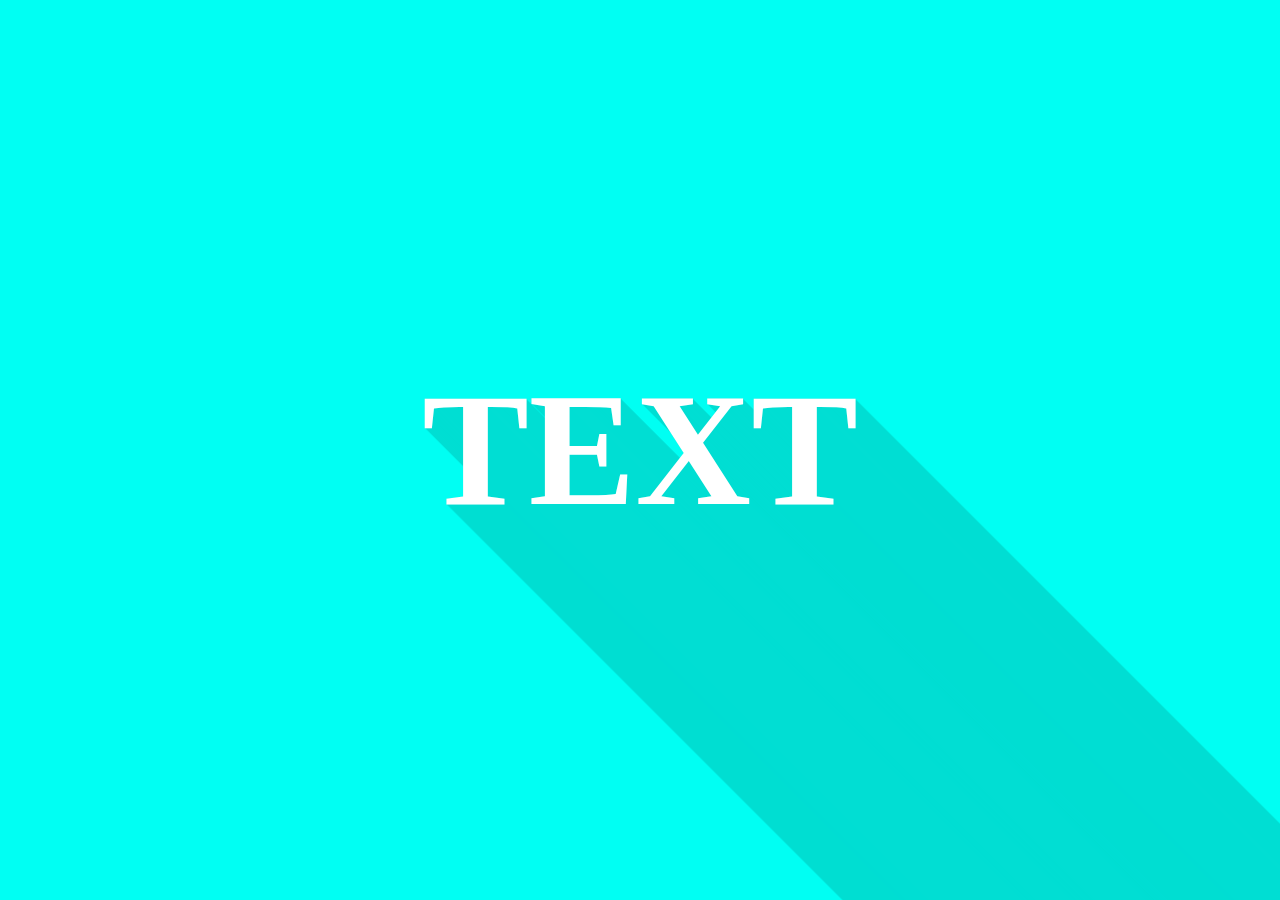
<file:  8-long shadow/index.html>
<!DOCTYPE html>
<html lang="en">
<head>
    <meta charset="UTF-8">
    <meta http-equiv="X-UA-Compatible" content="IE=edge">
    <meta name="viewport" content="width=device-width, initial-scale=1.0">
    <title>Document</title>
    <link rel="stylesheet" href="style.css">
</head>
<body>
    <div id="text" contenteditable="">TEXT</div>
    
    
    
   
 <script src="./long.js"></script>        
</body>

</html>
</file>
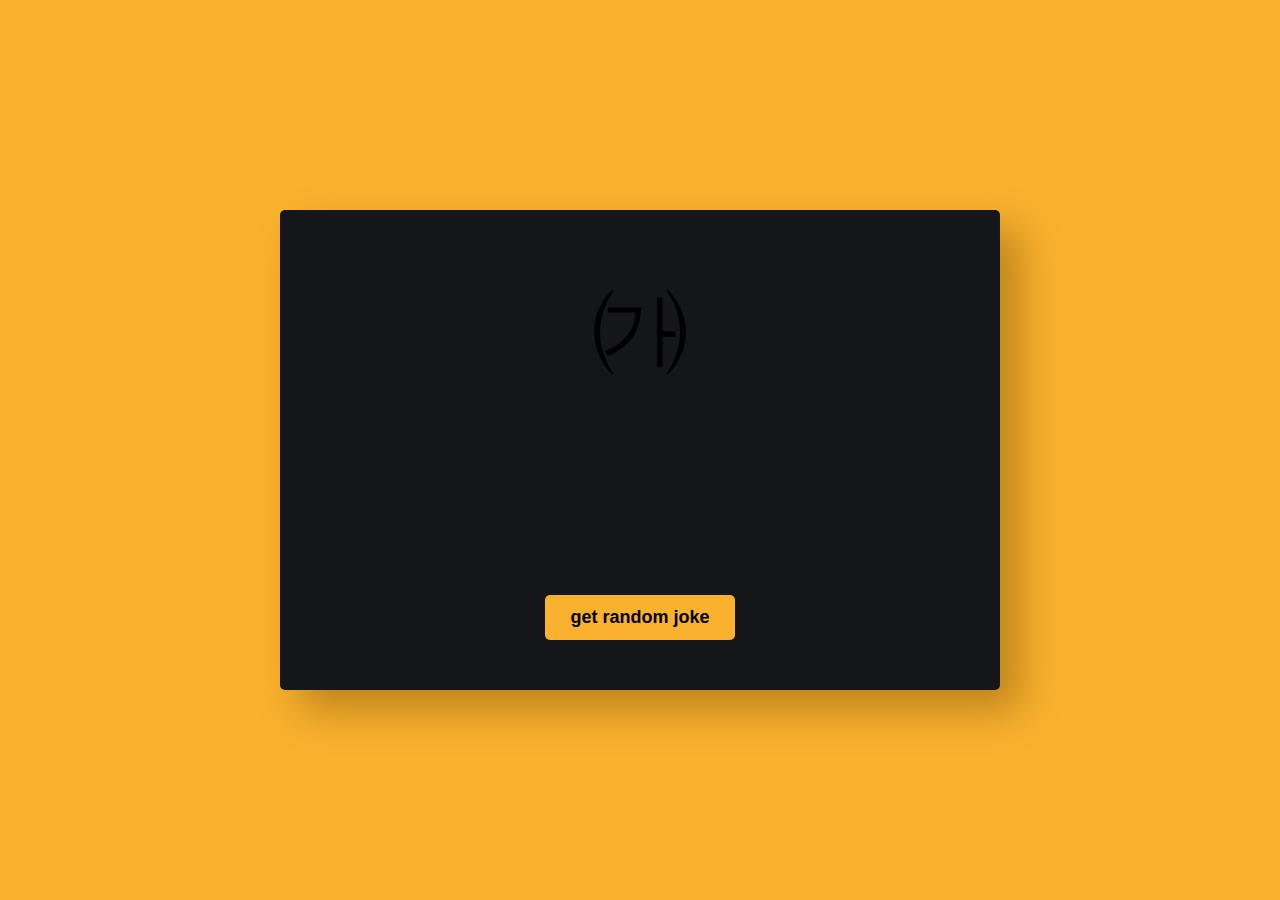
<file: 10-random-joke/index.html>
<!DOCTYPE html>
<html lang="en">
<head>
    <meta charset="UTF-8">
    <meta http-equiv="X-UA-Compatible" content="IE=edge">
    <meta name="viewport" content="width=device-width, initial-scale=1.0">
    <title>Document</title>
    <link rel="stylesheet" href="style.css">
</head>
<body>
    <div class="wrapper">
        <span>
            &#12814;
        </span>
        <p id="joke">Lorem ipsum, dolor sit amet consectetur adipisicing elit. Libero dolorum vitae laborum ullam sequi expedita voluptatibus est, fuga incidunt nam? Ullam, culpa! Quibusdam itaque enim illo veritatis voluptas error, consequatur tenetur quo officia repudiandae consequuntur officiis veniam, deleniti iure neque praesentium fuga voluptates accusantium corrupti quam sint adipisci? Ipsa, ab?</p>
        <button id="btn">get random joke</button>
    </div>
    <script src="./joke.js"></script>
</body>
</html>
</file>
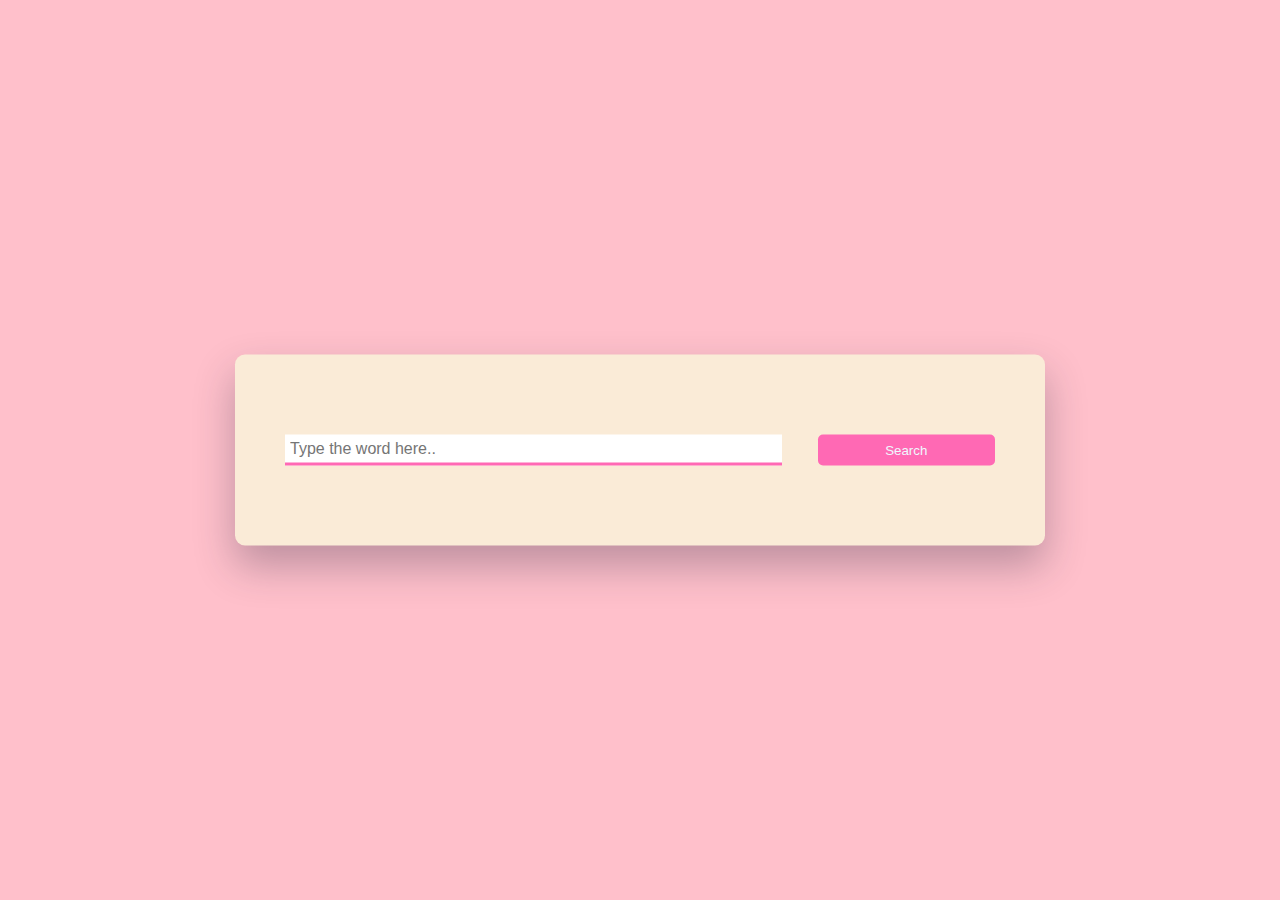
<file: 11-dictionary-app/index.html>
<!DOCTYPE html>
<html lang="en">
    <head>
        <meta name="viewport" content="width=device-width, initial-scale=1.0" />
        <!-- Font Awesome -->
        <link
            rel="stylesheet"
            href="https://cdnjs.cloudflare.com/ajax/libs/font-awesome/5.15.4/css/all.min.css"
        />
        <!-- Google Fonts -->
        <link
            href="https://fonts.googleapis.com/css2?family=Poppins&display=swap"
            rel="stylesheet"
        />
        <!-- Stylesheet -->
        <link rel="stylesheet" href="style.css" />
        <title>Dictionary</title>
    </head>
    <body>
        <audio id="sound"></audio>
        <div class="container">
            <div class="search-box">
                <input
                    type="text"
                    placeholder="Type the word here.."
                    id="inp-word"
                />
                <button id="search-btn">Search</button>
            </div>
            <div class="result" id="result"></div>
        </div>
        <!-- Script -->
        <script src="dic.js"></script>
    </body>
</html>
</file>
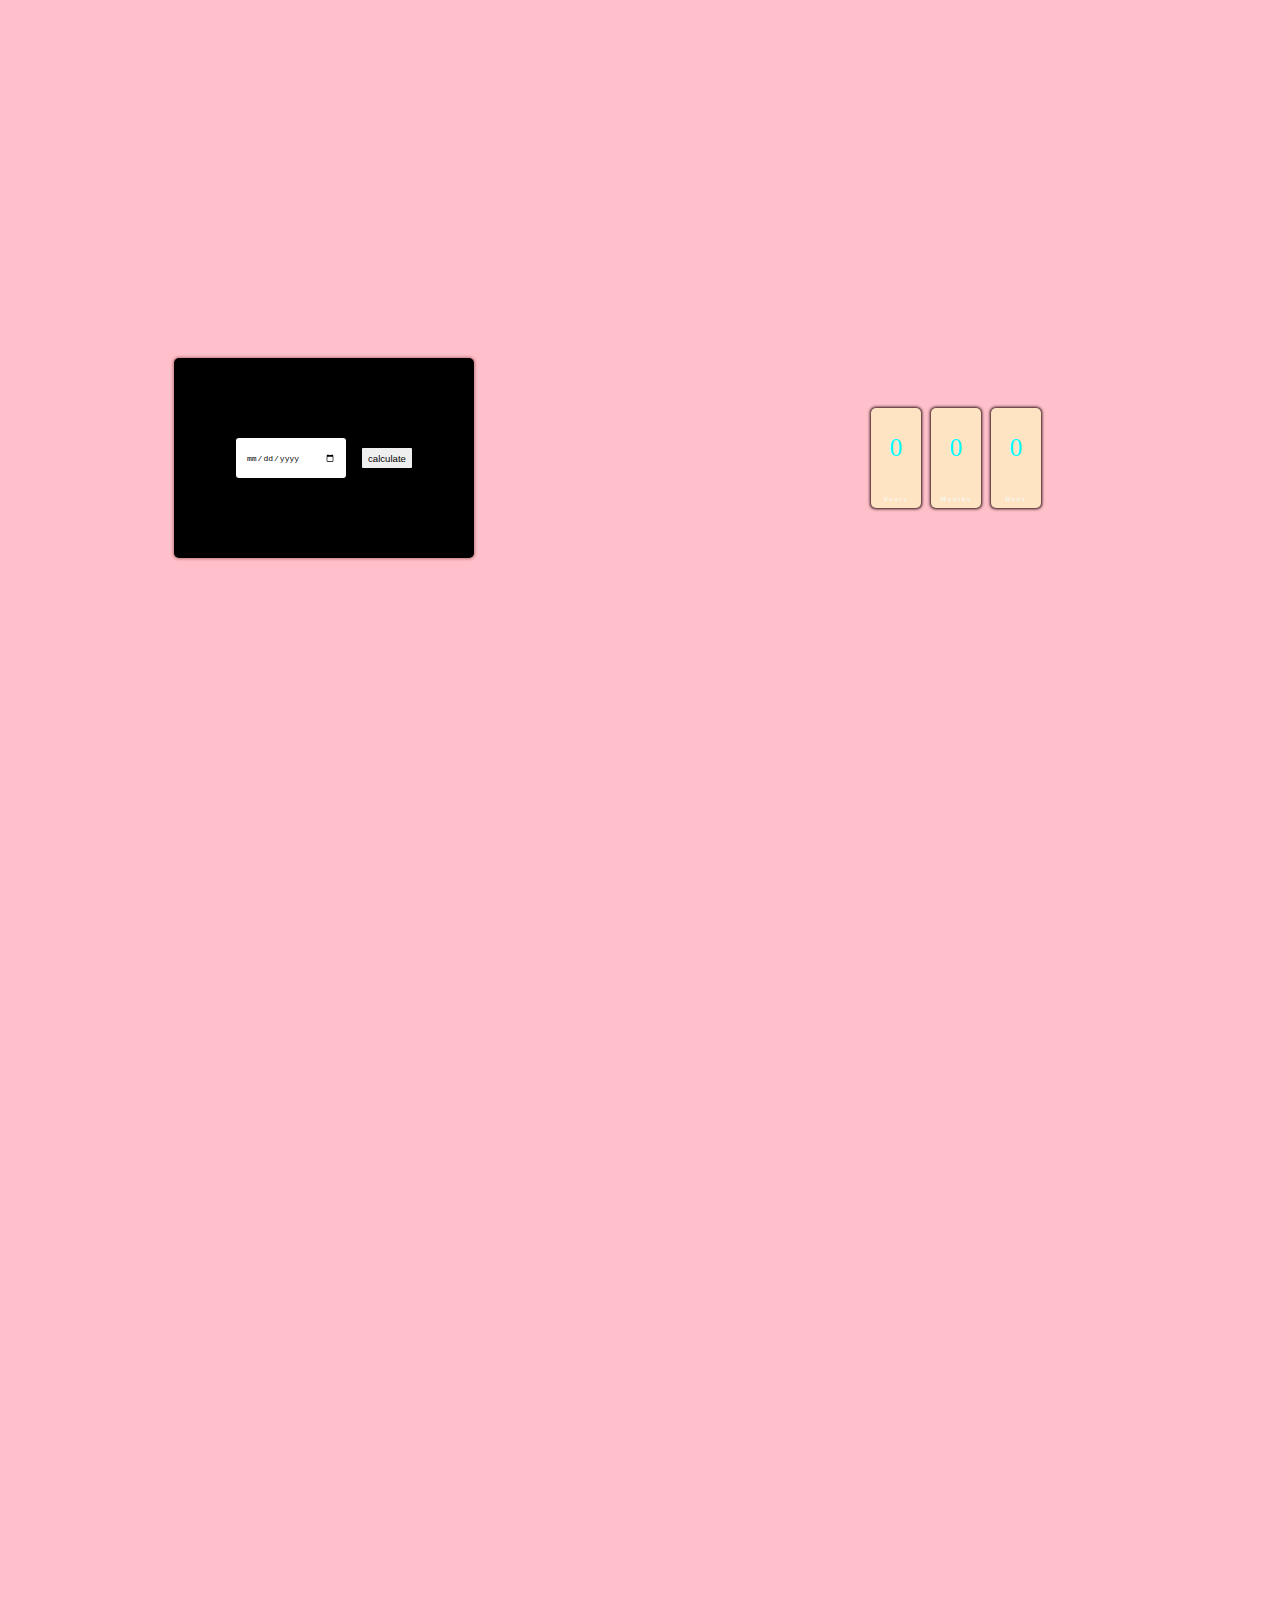
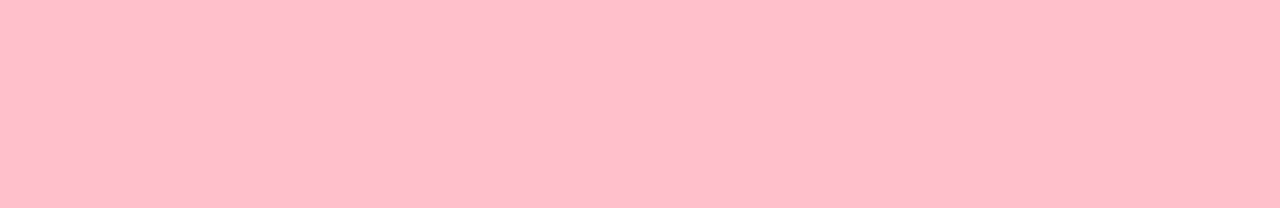
<file: age-count/index.html>
<!DOCTYPE html>
<html lang="en">
<head>
    <meta charset="UTF-8">
    <meta http-equiv="X-UA-Compatible" content="IE=edge">
    <meta name="viewport" content="width=device-width, initial-scale=1.0">
    <title>age count</title>
    <link rel="stylesheet" href="style.css">
</head>
<body>
    <div class="box">
        <div class="inner-box">

            <input type="date" class="date"/>
            <button class="calculate">calculate</button>
        </div>
    </div>
    <div class="box">
        <div class="inner-boxs">
            <p class="number year">0</p>
            <p class="label">Years</p>
        </div>
        <div class="inner-boxs">
            <p class="number month">0</p>
            <p class="label">Months</p>
        </div>
        <div class="inner-boxs">
            <p class="number day">0</p>
            <p class="label">Days</p>
        </div>
    </div>
    
</body>
<script src="./age.js"></script>
</html>
</file>
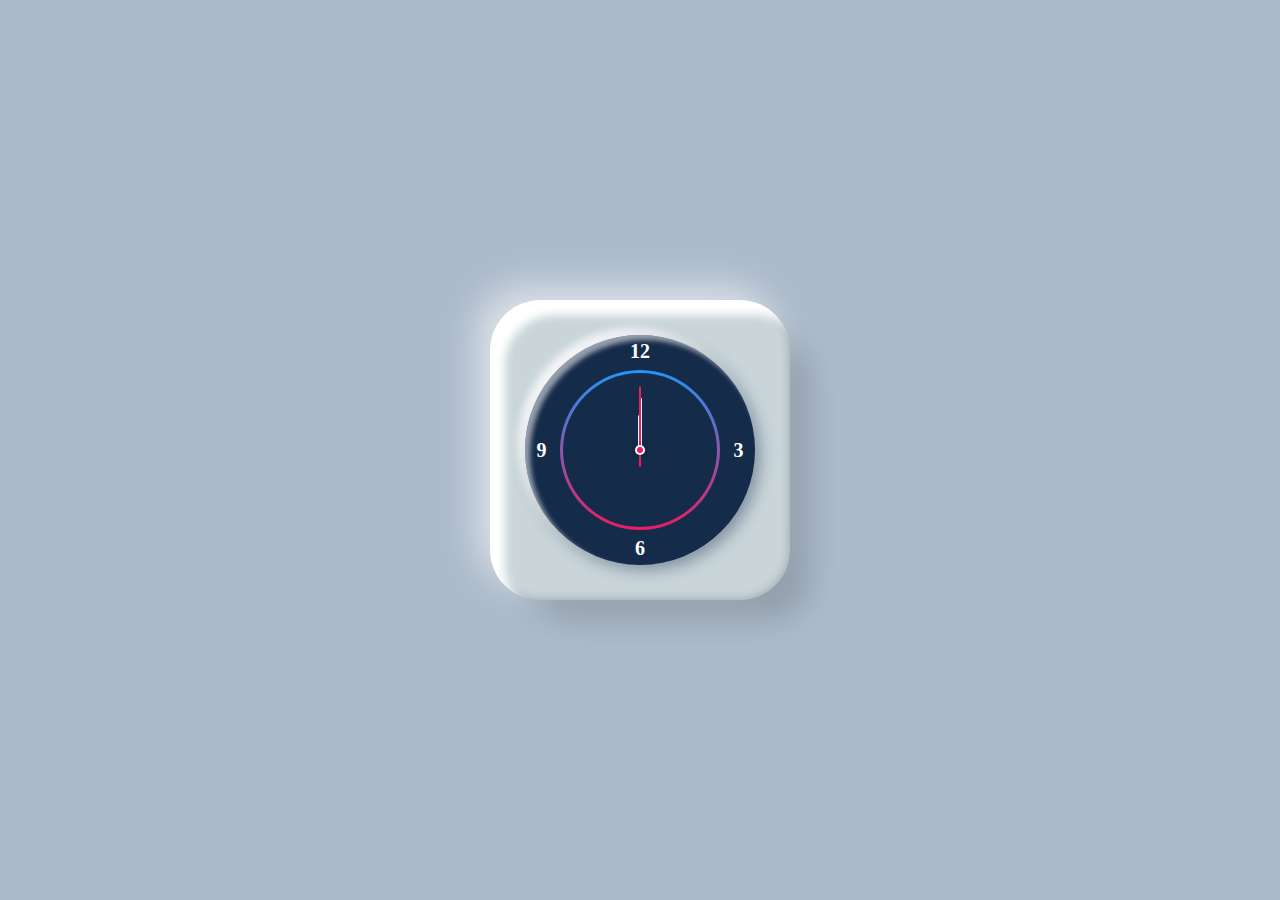
<file: animated clock/index.html>
<!DOCTYPE html>
<html lang="en">
<head>
    <meta charset="UTF-8">
    <meta http-equiv="X-UA-Compatible" content="IE=edge">
    <meta name="viewport" content="width=device-width, initial-scale=1.0">
    <title>Document</title>
    <link rel="stylesheet" href="style.css">
</head>
<body>
    <div class="clock">
        <div class="numbers">
            <span style="--i:0"><b>12</b></span>
            <span style="--i:1"><b>3</b></span>
            <span style="--i:2"><b>6</b></span>
            <span style="--i:3"><b>9</b></span>
            <div class="circle" id="hr"><i></i></div>
            <div class="circle" id="mn"><i></i></div>
            <div class="circle" id="sc"><i></i></div>
            
            </div>
        </div>

    </div>
    <script src="./clock.js"></script>
</body>
</html>
</file>
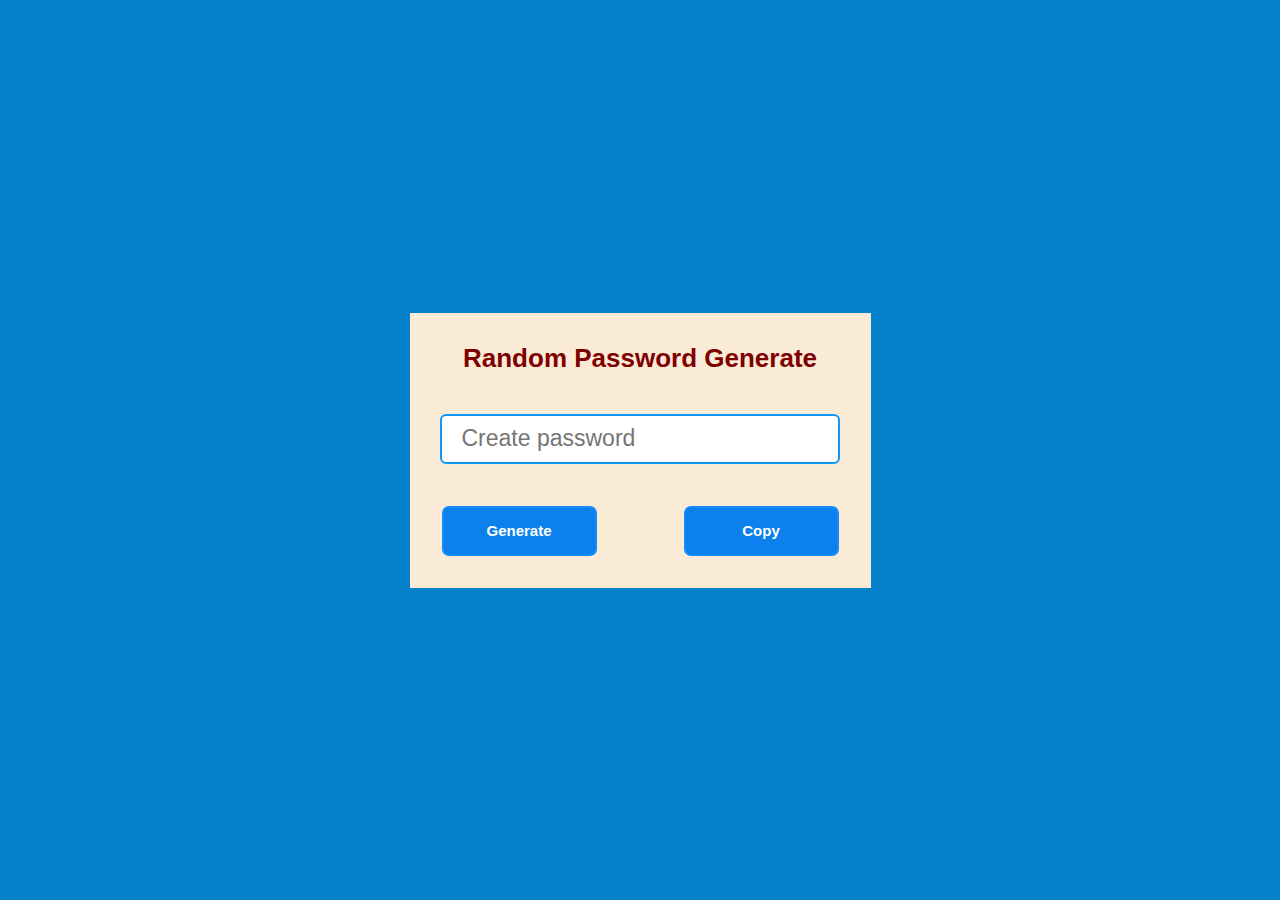
<file: random-password/index.html>
<!DOCTYPE html>
<html lang="en">
<head>
    <meta charset="UTF-8">
    <meta http-equiv="X-UA-Compatible" content="IE=edge">
    <meta name="viewport" content="width=device-width, initial-scale=1.0">
    <title>RANDOM PASSWORD</title>
    <link rel="stylesheet" href="style.css">
</head>
<body>
    <div class="box">
        <h2>Random Password Generate</h2>
        <input type="text" placeholder="Create password" id="password"readonly/>
        <table>
            <th>
                <div id="button" class="btn1" onclick="genPassword()">Generate</div>
            </th>
            <th><a  id="button" class="btn2"
                onclick="copyPassword()">Copy</a></th>
        </table>
    </div>
    <script src="./random.js"></script>
</body>

</html>
</file>
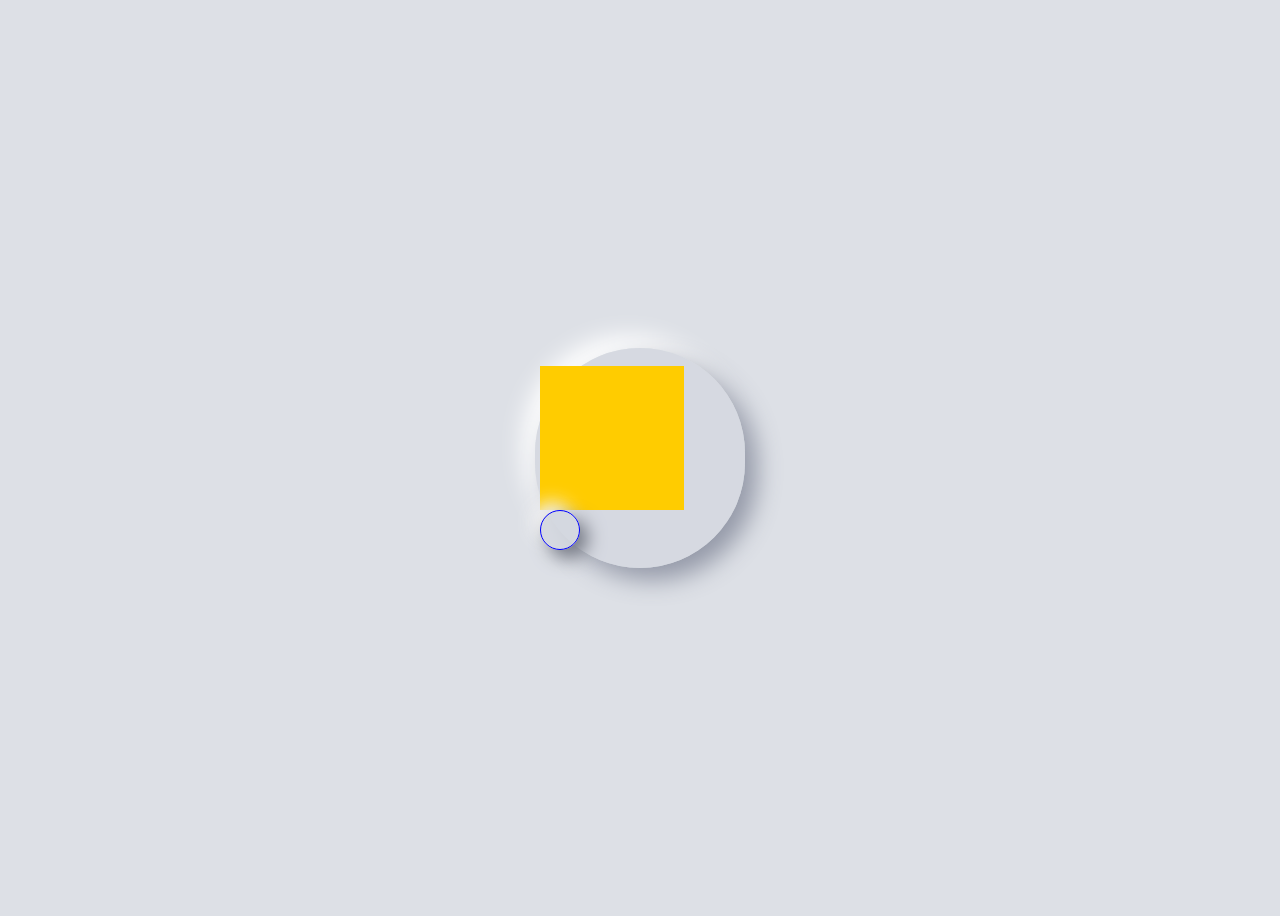
<file: voice to text/index.html>
<!DOCTYPE html>
<html lang="en">
<head>
    <meta charset="UTF-8">
    <meta http-equiv="X-UA-Compatible" content="IE=edge">
    <meta name="viewport" content="width=device-width, initial-scale=1.0">
    <title>Document</title>
    <link rel="stylesheet" href="style.css">
</head>
<body>
    <main>
        <textarea name="" class="text"   cols="30" rows="10"></textarea>
        <button class="btn">
            <i class="fa-solid fa-microphone mic"></i>
        </button>
    </main>
</body>
<script src="./voice.js"></script>
</html>
</file>
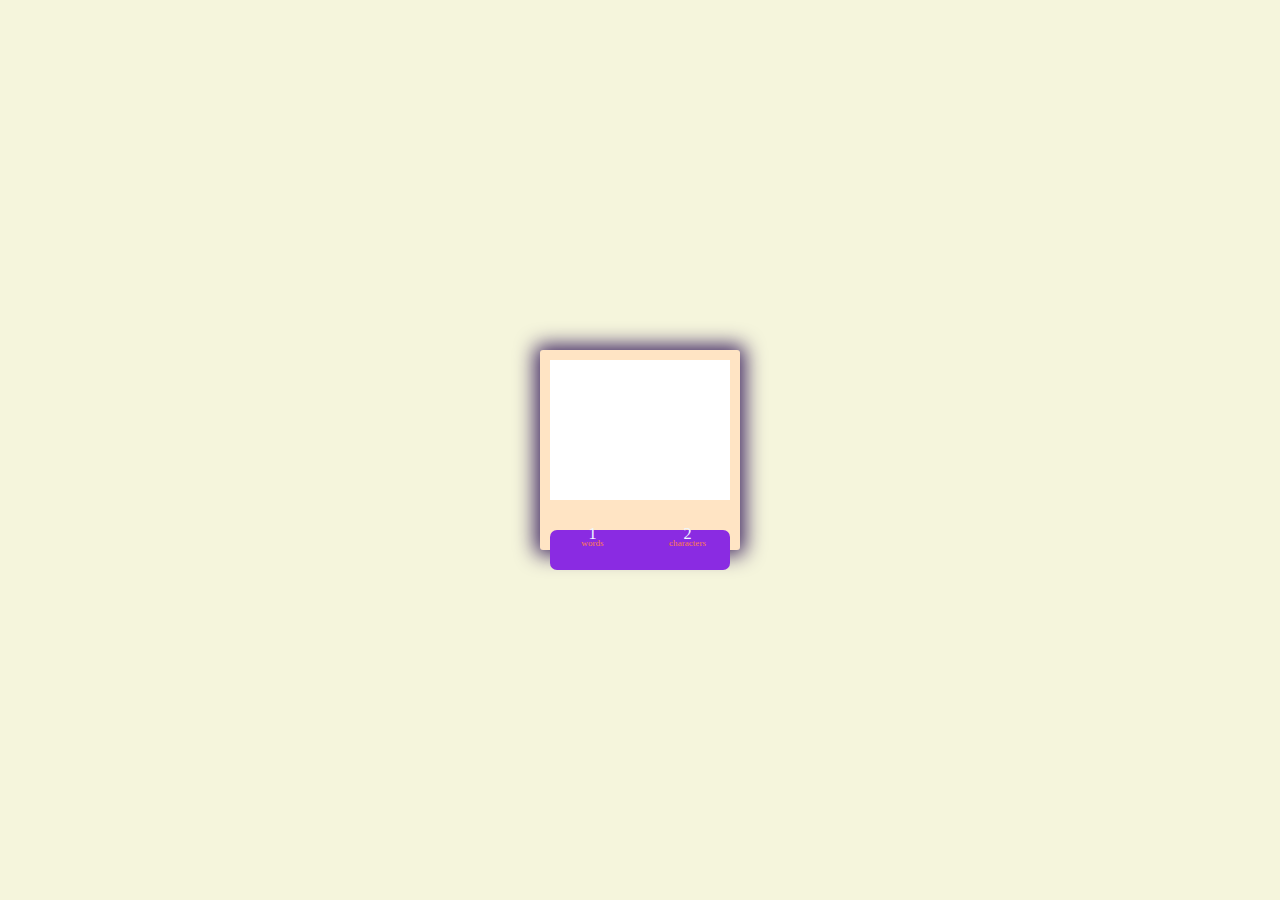
<file: word-count/index.html>
<!DOCTYPE html>
<html lang="en">
<head>
    <meta charset="UTF-8">
    <meta http-equiv="X-UA-Compatible" content="IE=edge">
    <meta name="viewport" content="width=device-width, initial-scale=1.0">
    <title>Document</title>
    <link rel="stylesheet" href="style.css">
</head>
<body>
    <main>
        <textarea name="" class="text" cols="30" rows="10"></textarea>
        <!-- <textarea> elementi HTML'de bir form elemanıdır ve kullanıcının metin girebileceği bir alan oluşturur. "name" attribute, alanın formda nasıl tanımlanacağını belirtir ve "class" attribute süslü parantezler içinde belirtilen CSS sınıflarını uygular. "cols" ve "rows" attribute'leri alanın genişliğini ve yüksekliğini belirtir. Örnek olarak, <textarea name="comments" class="text" cols="30" rows="10"></textarea> kullanıcının yazabileceği genişliği 30 karakter ve yüksekliği 10 satır olan bir metin alanı oluşturur. -->
            <div class="boxes">
                <p class="words box" data-text="words">1</p>
                <p class="characters box" data-text="characters">2</p>
                <!-- "data-*" attribute'leri, HTML elementlerine özel veri eklemek için kullanılır. "data-text" attribute'i özel olarak tanımlanmış bir metin verisi içerir. Bu veri, JavaScript ile erişilerek veya CSS ile stil uygulanarak kullanılabilir. Örnek olarak, <p data-text="example">This is a paragraph</p> bu paragrafın data-text attribute'i "example" değerini içerir. Bu değer JavaScript ile alınıp işlenebilir veya CSS ile stil uygulanabilir. -->



            </div>
    
    </main>
</body>
<script src="./word.js"></script>
</html>
</file>
<file:  8-long shadow/style.css>
*{
    margin: 0;
    padding: 0;

}
body
{
    display: flex;
    justify-content: center;
    align-items: center;
    min-height: 100vh;
    background: #00fff3;

}
#text
{
    position: relative;
    color: #fff;
    font-weight: 700;
    font-size: 10em;
    outline: none;
    width: 100%;
    text-align: center;
    text-shadow: 1px 1px 0 #01ded3;
}
</file>
<file: 10-random-joke/style.css>
*{
    padding: 0;
    margin: 0;
    box-sizing: border-box;

}
body
{
    background-color: #fab22e;
}
.wrapper{
    width: 80vmin;
    padding: 50px 40px;
    background-color: #15161a;
    position: absolute;
    transform: translate(-50%,-50%);
    top: 50%;
    left: 50%;
    border-radius: 5px;
    box-shadow: 20px 20px 40px rgba(97,63,0,0.4);

}
span{
    display: block;
    
    text-align: center;
    font-size: 100px;

}
p{
    font-size: 16px;
    color: aliceblue;
    text-align: center;
    word-wrap: break-word;
    line-height: 35px;
    margin: 30px 0;
    opacity: 0;

}
.fade
{
    opacity: 1;
    transition: opacity 1.5s;
}
button{
    display: block;
    background-color: #fab22e;
    border: none;
    padding:5px;
    font-size: 18px;
    color: black;
    font-weight: 600;
    padding: 12px 25px;
    margin: 0 auto;
    border-radius: 5px;
    cursor: pointer;
}
</file>
<file: 11-dictionary-app/style.css>
*{
    padding: 0;
    margin: 0;
    box-sizing: border-box;
}
*:not(i){
    font-family: 'Lucida Sans', 'Lucida Sans Regular', 'Lucida Grande', 'Lucida Sans Unicode', Geneva, Verdana, sans-serif;
}
body{
    background-color: pink;
}
.container{
    background-color: antiquewhite;
    width: 90vmin;
    position: absolute;
    transform: translate(-50%,-50%);
    top: 50%;
    left: 50%;
    padding: 80px 50px;
    border-radius: 10px;
    box-shadow: 0 20px 40px rgba(38,33,61,0.3);
}
.search-box{
    width: 100%;
    display: flex;
    justify-content: space-between;
}
.search-box input{
    padding:5px;
    width: 70%;
    border: none;
    outline: none;
    border-bottom: 3px solid hotpink;
    font-size: 16px;
}
.search-box button{
    padding: 5px 0;
    width: 25%;
    background-color: hotpink;
    border: none;
    outline: none;
    color: aliceblue;
    border-radius: 5px;
}
.result {
    position: relative;

}
.result h3{
    font-size: 30px;
    color:cornflowerblue;

}
.result .word {
    display: flex;
    justify-content: space-between;
    margin-top: 80px;
}
.result button{
    background-color: transparent;
    color: rgb(107, 34, 107);
    border: none;
    outline: none;
    font-size: 18px;

    
}
.result .details{
    display: flex;
    gap: 10px;
    color: palevioletred;
    margin: 5px 0 20px 0;
    font-size: 14px;




}
.word-meaning{
    color: plum;

}
.word-example
{
    color: plum;
    font-style: italic;
    border-left: 5px solid purple;
    padding-left: 20px;
    margin-top: 30px;
}
</file>
<file: age-count/style.css>
body{
     background-color: pink;
     display: flex;
     justify-content: center;
     align-items: center;
     height: 100vh;
 }
 main {
     height: 300px;
     width: 200px;
     display: flex;
     justify-content:center;
     align-items: center;
     flex-direction: column;
     gap: 0.2rem;
 }
 .box {
     height: 300%;
     width: 300%;
     display: flex;
     justify-content: center;
     align-items: center;
 }
 .inner-box{
     background-color: black;
     height: 200px;
     width: 300px;
     border-radius: 5px;
     display: flex;
     justify-content: center;
     align-items: center;
     gap: 1rem;
     box-shadow: 0 0 3px 0.6px rgb(193, 119, 119);
 }
 .date{
     border: none;
     font-size: 0.5rem;
     width: 90px;
     height: 20px;
     border-radius: 3px;
     padding: 10px;
     
 }
 .calculate{
     font-size:  0.6rem;
     width: 50px;
     height: 20px;
     border: none;
     border-radius: 1px;

 }
 .inner-boxs{
     background-color: bisque;
     width: 50px;
     margin: 5px;
     border-radius: 5px;
     display: flex;
     justify-content: center;
     align-items: center;
     flex-direction: column;
     box-shadow: 0 0 3px 0.6px rgb(39,12,12);
     
 }
 .number{
     color:aqua;
     font-size: 1.6rem;

 }
.label {
    letter-spacing: 2px;
    font-size: 0.4rem;
    color:azure
}
</file>
<file: animated clock/style.css>
*{
    margin: 0;
    padding: 0;
    box-sizing: border-box;
}
body
{
    display: flex;
    justify-content: center;
    align-items: center;
    min-height: 100vh;
    background: #acbaca;
}
.clock
{
    position: relative;
    width: 300px;
    height: 300px;
    background: #c9d5d9;
    display: flex;
    justify-content: center;
    align-items: center;
    border-radius: 50px;
    box-shadow: 30px 30px 30px -10px rgba(0,0,0,0.15), 
    inset 15px 15px 10px rgba(255,255,255,1),
    -15px -15px 35px rgba(255,255,255,0.55),
    inset -1px -1px 10px rgba(0,0,0,0.2);
}
.clock::before{
    content: "";
    position: absolute;
    width: 4px;
    height: 4px;
    background: #e91e63;
    border-radius: 50%;
    z-index: 1000;
    box-shadow: 0 0 0 1px #e91e63,
    0 0 0 3px #fff,
    0 0 5px 5px rgba(0,0,0,0.15);
}
.clock .numbers
{
   position: absolute;
   inset: 35px;
   background: #152b4a;
   border-radius: 50%;
   box-shadow: 5px 5px 15px #152b4a66,
   inset 5px 5px 5px rgba(255,255,255,0.55),
   -6px -6px 10px rgba(255,255,255,1);

}

.clock .numbers span
{
    position: absolute;
    inset: 5px;
    text-align: center;
    color: #fff;
    font-size: 1.25em;
    transform: rotate(calc(90deg * var(--i)));
}
.clock .numbers span b{
    font-weight: 600;
    display: inline-block;
    transform: rotate(calc(-90deg * var(--i)));
}
.clock .numbers::before
{
    content: "";
    position: absolute;
    inset: 35px;
    background: linear-gradient(#2196f3,#e91e63);
    border-radius: 50%;
    animation: animate 2s linear infinite;
}
@keyframes animate
{
    0%
    {
        transform: rotate(360deg);
    }
    100%
    {
        transform: rotate(0deg);
    }

}
.clock .numbers::after
{
    content: "";
    position: absolute;
    inset: 38px;
    background:#152b4a;
    border-radius: 50%;
    animation: animate 2s linear infinite;
}
.clock .numbers .circle
{
    position: absolute;
    inset: 0;
    border-radius: 50%;
    display: flex;
    justify-content: center;
    z-index: 10;
}
.clock .numbers .circle i
{
    position: absolute;
    width: 3px;
    height: 50%;
    background: #fff;
    transform-origin: bottom;
    transform: scaleY(0.55);

}
.clock .numbers .circle#hr i
{
    transform: scaleY(0.3);
    width: 4px;

}
.clock .numbers .circle#mn i
{
    transform: scaleY(0.45);
    
}
.clock .numbers .circle#sc i
{   width: 2px ;
    transform: scaleY(0.55);
    background: #e91e63;
    box-shadow: 0 30px 0 #e91e63;
    
}
</file>
<file: random-password/style.css>
*{
    margin: 0;
    padding: 0;
    user-select: none;
    box-sizing: border-box;
}
body{
    background-color: #0581ca;
    justify-content: center;
    align-items: center;
    display: flex;
    min-height: 100vh;

}
.box{
    background-color: antiquewhite;
    padding-top: 30px;
    padding: 30px;

}
.box h2 {
    margin-bottom: 40px;
    text-align: center;
    font-size: 26px;
    color: maroon;
    font-family: 'Franklin Gothic Medium', 'Arial Narrow', Arial, sans-serif;
}
input{
    padding: 20px;
    user-select: none;
    height: 50px;
    width: 400px;
    border-radius: 6px;
    border: none;
    border: 2px solid rgb(13,152,245);
    outline: none;
    font-size: 22px;

}
input::placeholder{
    font-size: 23px;

}
#button {
    font-family: sans-serif;
    font-size: 15px;
    margin-top: 40px;
    border: 2px solid rgb(20,139,250);
    width: 155px;
    height: 50px;
    text-align: center;
    background-color: #0c81ee;
    display: flex;
    color: rgb(255,255,255);
    justify-content: center;
    align-items: center;
    cursor: pointer;
    border-radius: 7px;

}
.btn2 {
    margin-left: 85px;
}
#button:hover{
    color: white;
    background-color: black;

}
</file>
<file: voice to text/style.css>
body
{
    background-color: rgba(212,215,223,0.782);
    display: flex;
    justify-content: center;
    align-items: center;
    height: 100vh;
}
main {
    height: 200px;
    width: 200px;
    border-radius: 20px;
    -webkit-border-radius:125px;
    background: rgba(212,215,223,0.782);
    -webkit-box-shadow: 12px 12px  24px #9499a8 , -12px -12px 24px #ffffffff;
    box-shadow: 12px 12px 24px #7a7c83 -12px -12px 24px #ffffff;
    display: flex;
    justify-content: center;
    flex-direction: column;
    padding: 10px 5px;
}
.text {
    background-color: rgb(255, 204, 0);
    height: 70%;
    width: 70%;
    resize: none;
    border: none;
    outline: none;
    

}
.text ::-webkit-scrollbar{
    display: none;
}
.btn{
    height: 40px;
    width: 40px;
    border: 0.01px solid blue;
    -webkit-border-radius:61px;
    border-radius: 61px;
    background: rgba(212,215,223,0.782);
    -webkit-box-shadow: 8px 8px 18px #757984 ,-8px -8px 18px #ffffffff;
    box-shadow: 8px 8px 18px #757984, -8px -8px 18px #f2f2f2;
}
.fade {
    background-color: rgba(184,184,184,0.636);
    color: rgb(255,255,255);
    box-shadow: 0px 0px 0px #595d68, -8px 8px 18px#f5f5f5b7;
    border: 1px solid rgba(255,0,0,0.598);
}
.backfade {
    background-color: rgb(0,0,0);
}
</file>
<file: word-count/style.css>
*
{
    box-sizing: border-box;
    margin: 0;
    padding: 0;
}
html{
   font-size: 63.5%;

}
body{
    background-color: beige;
    display: flex;
    justify-content: center;
    align-items: center;
    height: 100vh;
}
main
{
    border-radius: 3px;
    background-color: bisque;
    width: 200px;
    height: 200px;
    display: flex;
    justify-content: center;
    align-items: center;
    flex-direction: column;
    box-shadow: 0 0 20px 5px rgb(62,37,98);

}
.text
{
    height: 200px;
    width: 90%;
    margin: 3rem;
    transform: translateY(-20px);
    font-size: 0.9rem;
    resize: none;
    padding: 10px 10px;
    border: none;
    outline: none;

}
.boxes{
    border-radius: 7px;
    background-color: blueviolet;
    color: aliceblue;
    position: absolute;

    display: flex;
    justify-content: center;
    align-items: center;
    height: 40px;
    width: 180px;
    transform:translateY(100px);
    gap: 1rem;


}
.box{
    height: 100%;
    width: 100%;
    display: flex;
    justify-content: center;
    font-size: 1.6rem;
    transform: translateY(-5px);

}
.box::before{
    content: attr(data-text);
    color: coral;
    position: absolute;
    height: 10px;
    width: 50px;
    font-size: 0.9rem;
    transform: translateY(13px);
    text-align: center;
}
</file>
